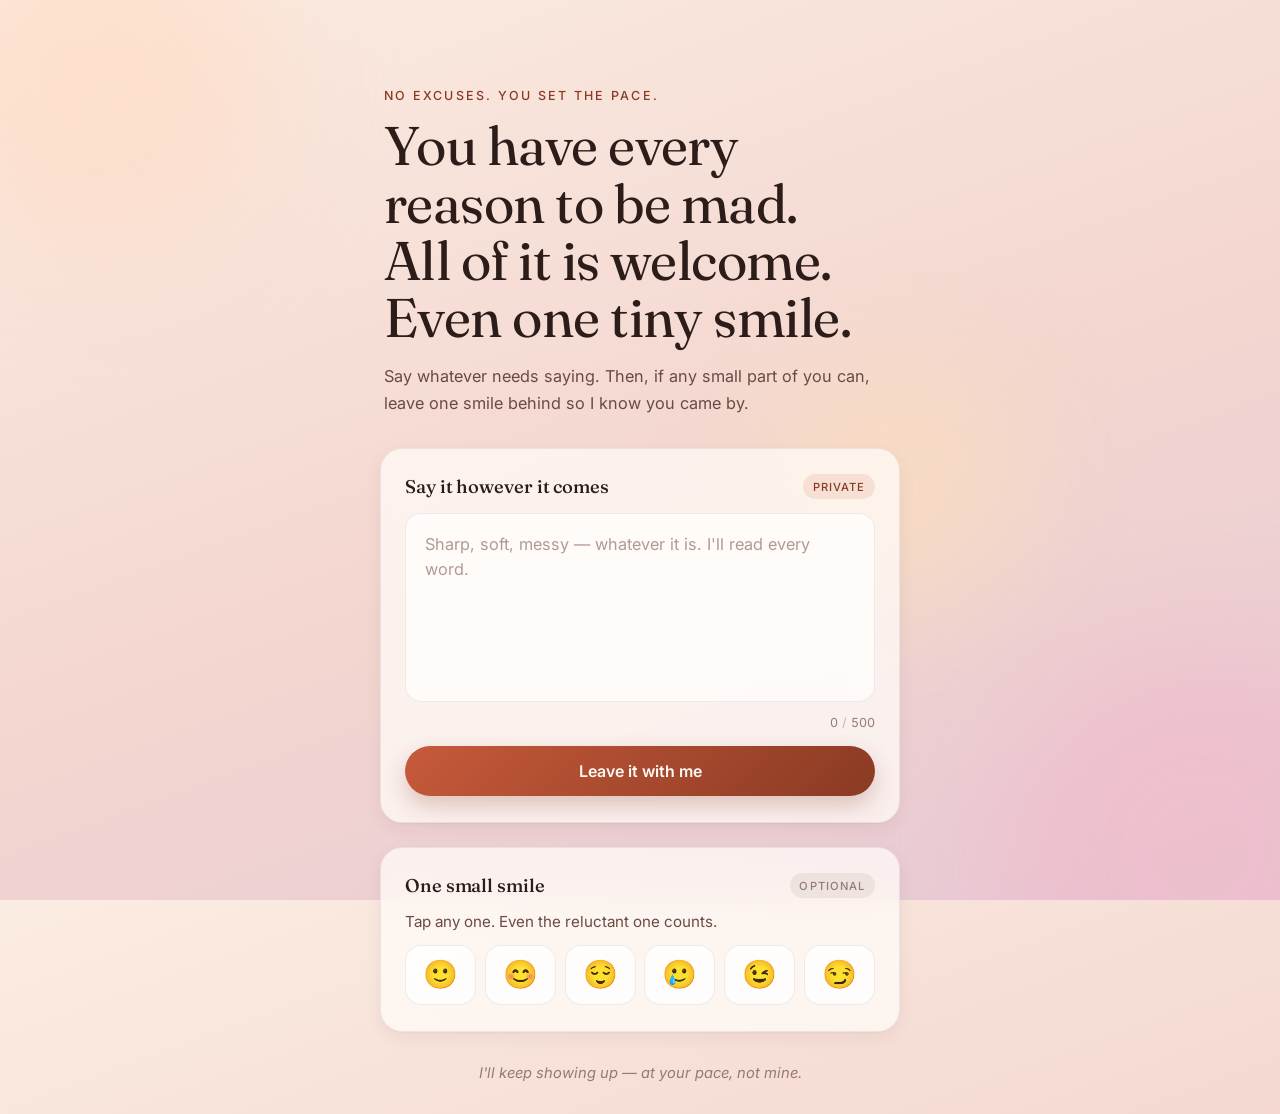
<file: imsorry/index.html>
<!DOCTYPE html>
<html lang="en">
  <head>
    <meta charset="UTF-8" />
    <meta
      name="viewport"
      content="width=device-width, initial-scale=1.0, viewport-fit=cover"
    />
    <meta name="theme-color" content="#f6e7df" />
    <title>For You</title>
    <link rel="preconnect" href="https://fonts.googleapis.com" />
    <link rel="preconnect" href="https://fonts.gstatic.com" crossorigin />
    <link
      href="https://fonts.googleapis.com/css2?family=Fraunces:opsz,wght@9..144,400;9..144,500;9..144,600&family=Inter:wght@400;500;600&display=swap"
      rel="stylesheet"
    />
    <link rel="stylesheet" href="style.css" />
  </head>
  <body>
    <div class="aurora" aria-hidden="true">
      <span class="blob blob-a"></span>
      <span class="blob blob-b"></span>
      <span class="blob blob-c"></span>
    </div>

    <main class="page">
      <header class="intro">
        <p class="kicker">no excuses. you set the pace.</p>
        <h1>
          You have every reason to be mad.<br />
          All of it is welcome.<br />
          Even one tiny smile.
        </h1>
        <p class="lead">
          Say whatever needs saying. Then, if any small part of you can,
          leave one smile behind so I know you came by.
        </p>
      </header>

      <section class="card" aria-labelledby="vent-title">
        <div class="card-head">
          <h2 id="vent-title">Say it however it comes</h2>
          <span class="chip">private</span>
        </div>

        <label class="sr-only" for="vent-message">Your words</label>
        <textarea
          id="vent-message"
          rows="6"
          placeholder="Sharp, soft, messy &mdash; whatever it is. I'll read every word."
          maxlength="500"
          autocomplete="off"
          autocapitalize="sentences"
          spellcheck="true"
        ></textarea>

        <div class="meter">
          <span id="char-count">0</span>
          <span class="meter-sep">/</span>
          <span>500</span>
        </div>

        <button id="save-vent" class="primary" type="button">
          <span class="primary-label">Leave it with me</span>
        </button>
      </section>

      <section class="card emoji-card" aria-labelledby="smile-title">
        <div class="card-head">
          <h2 id="smile-title">One small smile</h2>
          <span id="smile-status" class="chip soft">optional</span>
        </div>
        <p class="hint">Tap any one. Even the reluctant one counts.</p>

        <div id="emoji-picker" class="emoji-grid" role="group" aria-label="Pick a smile">
          <button class="emoji" type="button" data-emoji="🙂" aria-pressed="false">🙂</button>
          <button class="emoji" type="button" data-emoji="😊" aria-pressed="false">😊</button>
          <button class="emoji" type="button" data-emoji="😌" aria-pressed="false">😌</button>
          <button class="emoji" type="button" data-emoji="🥲" aria-pressed="false">🥲</button>
          <button class="emoji" type="button" data-emoji="😉" aria-pressed="false">😉</button>
          <button class="emoji" type="button" data-emoji="😏" aria-pressed="false">😏</button>
        </div>
      </section>

      <footer class="sign-off">
        <p>I'll keep showing up &mdash; at your pace, not mine.</p>
      </footer>
    </main>

    <div id="toast" class="toast" role="status" aria-live="polite" hidden></div>

    <script type="module" src="script.js"></script>
  </body>
</html>
</file>
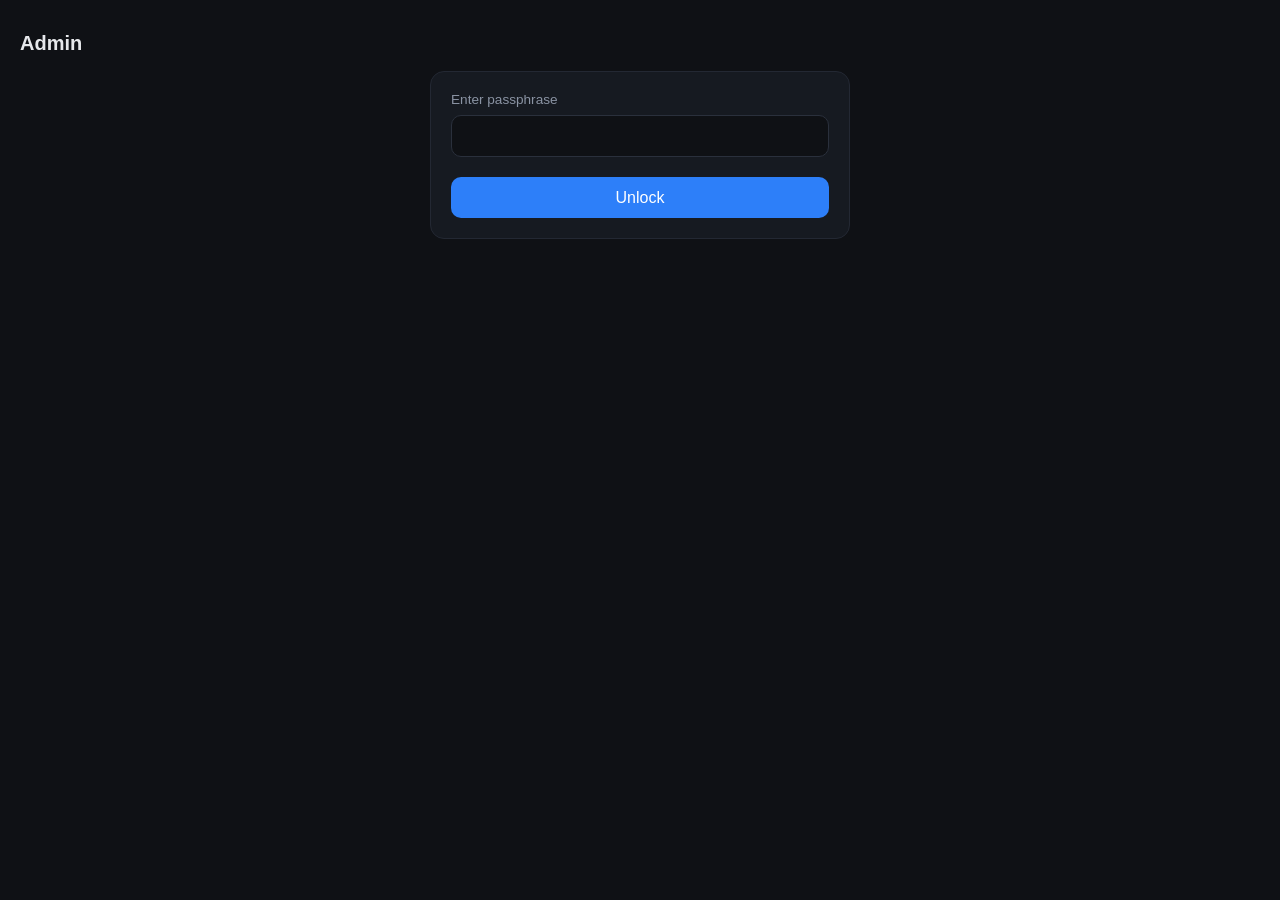
<file: imsorry/admin.html>
<!DOCTYPE html>
<html lang="en">
  <head>
    <meta charset="UTF-8" />
    <meta name="viewport" content="width=device-width, initial-scale=1.0" />
    <meta name="robots" content="noindex, nofollow" />
    <title>Admin</title>
    <style>
      * { box-sizing: border-box; }
      body {
        margin: 0;
        min-height: 100vh;
        font-family: -apple-system, BlinkMacSystemFont, "Segoe UI", sans-serif;
        background: #0f1115;
        color: #e6e8eb;
        padding: 2rem 1.25rem;
      }
      h1 { font-size: 1.25rem; margin: 0 0 1rem; }
      .gate, .panel {
        max-width: 960px;
        margin: 0 auto;
        background: #161a21;
        border: 1px solid #232833;
        border-radius: 14px;
        padding: 1.25rem;
      }
      .gate { max-width: 420px; }
      input, button {
        font: inherit;
        border-radius: 10px;
        border: 1px solid #2a303c;
        padding: 0.7rem 0.9rem;
      }
      input {
        background: #0f1115;
        color: inherit;
        width: 100%;
      }
      button {
        background: #2d7ff9;
        color: white;
        border: 0;
        cursor: pointer;
        margin-top: 0.75rem;
        width: 100%;
      }
      .row { display: grid; gap: 0.5rem; }
      .error { color: #ff8181; margin-top: 0.6rem; font-size: 0.9rem; }
      .muted { color: #8a93a3; font-size: 0.85rem; }
      table {
        width: 100%;
        border-collapse: collapse;
        margin-top: 1rem;
        font-size: 0.9rem;
      }
      th, td {
        text-align: left;
        padding: 0.55rem 0.6rem;
        border-bottom: 1px solid #232833;
        vertical-align: top;
      }
      th { color: #8a93a3; font-weight: 600; font-size: 0.8rem; text-transform: uppercase; letter-spacing: 0.03em; }
      .meta { display: flex; justify-content: space-between; align-items: center; gap: 1rem; margin-bottom: 1rem; }
      .pill {
        display: inline-block;
        padding: 0.2rem 0.55rem;
        border-radius: 999px;
        background: #1d2330;
        color: #a8b1c1;
        font-size: 0.75rem;
      }
      @media (max-width: 640px) {
        table, thead, tbody, tr, th, td { display: block; }
        thead { display: none; }
        tr { border-bottom: 1px solid #232833; padding: 0.6rem 0; }
        td { border: 0; padding: 0.2rem 0; }
        td::before { content: attr(data-label) ": "; color: #8a93a3; font-size: 0.78rem; }
      }
    </style>
  </head>
  <body>
    <h1>Admin</h1>

    <section id="gate" class="gate">
      <div class="row">
        <label for="pass" class="muted">Enter passphrase</label>
        <input id="pass" type="password" autocomplete="off" />
        <button id="unlock" type="button">Unlock</button>
        <p id="gate-error" class="error" hidden></p>
      </div>
    </section>

    <section id="panel" class="panel" hidden>
      <div class="meta">
        <span class="pill" id="count">0 events</span>
        <button id="refresh" type="button" style="width:auto;background:#1d2330;color:#e6e8eb;">Refresh</button>
      </div>
      <table>
        <thead>
          <tr>
            <th>Time</th>
            <th>Event</th>
            <th>Detail</th>
            <th>Location</th>
            <th>Visitor</th>
          </tr>
        </thead>
        <tbody id="rows"></tbody>
      </table>
    </section>

    <script type="module">
      import { createClient } from "https://esm.sh/@supabase/supabase-js@2";
      import { supabaseConfig } from "./supabase-config.js";

      const supabase = supabaseConfig.url && supabaseConfig.anonKey
        ? createClient(supabaseConfig.url, supabaseConfig.anonKey)
        : null;

      const gate = document.getElementById("gate");
      const panel = document.getElementById("panel");
      const passInput = document.getElementById("pass");
      const unlockBtn = document.getElementById("unlock");
      const refreshBtn = document.getElementById("refresh");
      const gateError = document.getElementById("gate-error");
      const rows = document.getElementById("rows");
      const count = document.getElementById("count");

      let currentPass = sessionStorage.getItem("imsorry-admin-pass") || "";

      function showError(message) {
        gateError.textContent = message;
        gateError.hidden = false;
      }

      function formatTime(value) {
        return new Date(value).toLocaleString();
      }

      function formatLocation(row) {
        const parts = [row.city, row.region, row.country].filter(Boolean);
        return parts.length ? parts.join(", ") : "—";
      }

      async function loadEvents() {
        if (!supabase) {
          showError("Supabase is not configured.");
          return;
        }

        const { data, error } = await supabase.rpc("read_apology_interactions", {
          p_passphrase: currentPass,
          p_site_label: supabaseConfig.siteLabel || null,
          p_limit: 200,
        });

        if (error) {
          showError("Wrong passphrase or not allowed.");
          panel.hidden = true;
          gate.hidden = false;
          sessionStorage.removeItem("imsorry-admin-pass");
          return;
        }

        gate.hidden = true;
        panel.hidden = false;

        const list = data || [];
        count.textContent = `${list.length} event${list.length === 1 ? "" : "s"}`;

        rows.innerHTML = list.map((row) => `
          <tr>
            <td data-label="Time">${formatTime(row.created_at)}</td>
            <td data-label="Event">${row.event_name}</td>
            <td data-label="Detail">${row.event_detail ?? ""}</td>
            <td data-label="Location">${formatLocation(row)}</td>
            <td data-label="Visitor">${row.visitor_id.slice(0, 8)}…</td>
          </tr>
        `).join("");
      }

      unlockBtn.addEventListener("click", async () => {
        currentPass = passInput.value.trim();
        if (!currentPass) {
          showError("Enter a passphrase.");
          return;
        }
        sessionStorage.setItem("imsorry-admin-pass", currentPass);
        gateError.hidden = true;
        await loadEvents();
      });

      passInput.addEventListener("keydown", (event) => {
        if (event.key === "Enter") {
          unlockBtn.click();
        }
      });

      refreshBtn.addEventListener("click", loadEvents);

      if (currentPass) {
        loadEvents();
      }
    </script>
  </body>
</html>
</file>
<file: imsorry/style.css>
:root {
  color-scheme: light;
  --bg-1: #fbece2;
  --bg-2: #f3d6cf;
  --bg-3: #e6c9d6;
  --ink: #2c1d1a;
  --ink-soft: #6b4a44;
  --muted: #957a73;
  --line: rgba(60, 30, 25, 0.08);
  --card: rgba(255, 252, 249, 0.72);
  --card-strong: rgba(255, 252, 249, 0.92);
  --accent: #c75a3b;
  --accent-deep: #8a3a23;
  --accent-soft: rgba(199, 90, 59, 0.12);
  --shadow-sm: 0 1px 2px rgba(60, 30, 25, 0.04),
    0 6px 18px rgba(60, 30, 25, 0.06);
  --shadow-lg: 0 20px 50px rgba(80, 35, 25, 0.14);
  --radius-lg: 22px;
  --radius-md: 16px;
  --radius-sm: 12px;
}

* { box-sizing: border-box; }
html, body { height: 100%; }

body {
  margin: 0;
  font-family: "Inter", -apple-system, BlinkMacSystemFont, "Segoe UI", sans-serif;
  font-size: 16px;
  color: var(--ink);
  background: linear-gradient(160deg, var(--bg-1) 0%, var(--bg-2) 55%, var(--bg-3) 100%);
  -webkit-font-smoothing: antialiased;
  -webkit-tap-highlight-color: transparent;
  overflow-x: hidden;
}

.aurora {
  position: fixed;
  inset: 0;
  z-index: 0;
  pointer-events: none;
  overflow: hidden;
}
.blob {
  position: absolute;
  border-radius: 999px;
  filter: blur(60px);
  opacity: 0.55;
  will-change: transform;
}
.blob-a {
  width: 22rem; height: 22rem;
  top: -6rem; left: -5rem;
  background: #ffd9c0;
  animation: drift 18s ease-in-out infinite alternate;
}
.blob-b {
  width: 26rem; height: 26rem;
  bottom: -10rem; right: -8rem;
  background: #f1b6c7;
  animation: drift 22s ease-in-out infinite alternate-reverse;
}
.blob-c {
  width: 16rem; height: 16rem;
  top: 40%; right: 20%;
  background: #ffe5b4;
  opacity: 0.4;
  animation: drift 26s ease-in-out infinite alternate;
}
@keyframes drift {
  from { transform: translate3d(0,0,0) scale(1); }
  to   { transform: translate3d(2rem, 1.5rem, 0) scale(1.08); }
}

.page {
  position: relative;
  z-index: 1;
  max-width: 560px;
  margin: 0 auto;
  padding: max(1.25rem, env(safe-area-inset-top)) 1.25rem
           max(2rem, env(safe-area-inset-bottom)) 1.25rem;
  display: grid;
  gap: 1.25rem;
}

.intro {
  padding: 2.25rem 0.25rem 0.5rem;
  text-align: left;
  animation: fade-up 700ms ease both;
}
.kicker {
  margin: 0 0 0.9rem;
  font-size: 0.78rem;
  letter-spacing: 0.18em;
  text-transform: uppercase;
  color: var(--accent-deep);
  font-weight: 500;
}
h1 {
  margin: 0;
  font-family: "Fraunces", "Times New Roman", serif;
  font-weight: 400;
  font-size: clamp(2.4rem, 9vw, 3.4rem);
  line-height: 1.05;
  letter-spacing: -0.01em;
  color: var(--ink);
}
.lead {
  margin: 1.1rem 0 0;
  color: var(--ink-soft);
  font-size: 1.02rem;
  line-height: 1.6;
  max-width: 32rem;
}

.card {
  position: relative;
  padding: 1.25rem 1.1rem 1.1rem;
  border-radius: var(--radius-lg);
  border: 1px solid var(--line);
  background: var(--card);
  backdrop-filter: blur(20px);
  -webkit-backdrop-filter: blur(20px);
  box-shadow: var(--shadow-sm);
  animation: fade-up 700ms ease both;
  animation-delay: 80ms;
}
.emoji-card { animation-delay: 160ms; }

.card-head {
  display: flex;
  align-items: center;
  justify-content: space-between;
  gap: 0.75rem;
  margin-bottom: 0.85rem;
}
h2 {
  margin: 0;
  font-family: "Fraunces", serif;
  font-weight: 500;
  font-size: 1.15rem;
  letter-spacing: -0.005em;
  color: var(--ink);
}

.chip {
  font-size: 0.7rem;
  font-weight: 500;
  letter-spacing: 0.1em;
  text-transform: uppercase;
  padding: 0.35rem 0.6rem;
  border-radius: 999px;
  background: var(--accent-soft);
  color: var(--accent-deep);
}
.chip.soft {
  background: rgba(149, 122, 115, 0.12);
  color: var(--muted);
}
.chip.is-on {
  background: rgba(80, 145, 95, 0.14);
  color: #2f6b3d;
}

textarea {
  width: 100%;
  resize: none;
  min-height: 9.5rem;
  padding: 1rem 1.05rem;
  font: inherit;
  font-size: 1.02rem;
  line-height: 1.55;
  color: var(--ink);
  background: rgba(255, 255, 255, 0.7);
  border: 1px solid var(--line);
  border-radius: var(--radius-md);
  outline: none;
  transition: border-color 180ms ease, box-shadow 180ms ease, background 180ms ease;
}
textarea::placeholder { color: #b29a93; }
textarea:focus {
  border-color: rgba(199, 90, 59, 0.55);
  background: rgba(255, 255, 255, 0.92);
  box-shadow: 0 0 0 4px rgba(199, 90, 59, 0.1);
}

.meter {
  display: flex;
  justify-content: flex-end;
  align-items: baseline;
  gap: 0.25rem;
  margin-top: 0.55rem;
  color: var(--muted);
  font-size: 0.78rem;
  font-variant-numeric: tabular-nums;
}
.meter-sep { opacity: 0.5; }

.primary {
  margin-top: 1rem;
  width: 100%;
  min-height: 3rem;
  border: 0;
  border-radius: 999px;
  padding: 0.95rem 1.1rem;
  font: inherit;
  font-weight: 600;
  font-size: 1rem;
  color: #fff8f3;
  background: linear-gradient(135deg, var(--accent), var(--accent-deep));
  box-shadow: 0 10px 22px rgba(138, 58, 35, 0.25);
  cursor: pointer;
  transition: transform 140ms ease, box-shadow 140ms ease, filter 140ms ease;
}
.primary:hover { transform: translateY(-1px); }
.primary:active { transform: translateY(0); filter: brightness(0.97); }
.primary:disabled,
.primary.is-done {
  background: rgba(80, 145, 95, 0.9);
  box-shadow: none;
  cursor: default;
  transform: none;
}

.hint {
  margin: 0 0 0.85rem;
  color: var(--ink-soft);
  font-size: 0.95rem;
}
.emoji-grid {
  display: grid;
  grid-template-columns: repeat(6, 1fr);
  gap: 0.55rem;
}
.emoji {
  appearance: none;
  border: 1px solid var(--line);
  background: rgba(255, 255, 255, 0.75);
  border-radius: var(--radius-md);
  min-height: 3.4rem;
  font-size: 1.6rem;
  line-height: 1;
  cursor: pointer;
  transition: transform 140ms ease, border-color 140ms ease,
    background 140ms ease, box-shadow 140ms ease;
}
.emoji:hover { transform: translateY(-2px); }
.emoji:active { transform: translateY(0) scale(0.96); }
.emoji.is-selected {
  border-color: rgba(199, 90, 59, 0.75);
  background: rgba(255, 230, 218, 0.95);
  box-shadow: 0 6px 16px rgba(199, 90, 59, 0.18);
}

.sign-off {
  margin: 0.5rem 0 0;
  text-align: center;
  color: var(--muted);
  font-size: 0.92rem;
  font-style: italic;
  animation: fade-up 700ms ease both;
  animation-delay: 240ms;
}
.sign-off p { margin: 0; }

.toast {
  position: fixed;
  left: 50%;
  bottom: max(1.25rem, env(safe-area-inset-bottom));
  transform: translateX(-50%) translateY(1.5rem);
  background: rgba(44, 29, 26, 0.92);
  color: #fff8f3;
  padding: 0.7rem 1.05rem;
  border-radius: 999px;
  font-size: 0.9rem;
  box-shadow: var(--shadow-lg);
  opacity: 0;
  transition: opacity 220ms ease, transform 220ms ease;
  z-index: 10;
  pointer-events: none;
}
.toast.is-visible {
  opacity: 1;
  transform: translateX(-50%) translateY(0);
}

.sr-only {
  position: absolute;
  width: 1px; height: 1px;
  padding: 0; margin: -1px;
  overflow: hidden; clip: rect(0,0,0,0);
  white-space: nowrap; border: 0;
}

@keyframes fade-up {
  from { opacity: 0; transform: translateY(10px); }
  to   { opacity: 1; transform: translateY(0); }
}

@media (prefers-reduced-motion: reduce) {
  .blob, .intro, .card, .sign-off { animation: none !important; }
}

@media (max-width: 380px) {
  .page { padding-left: 1rem; padding-right: 1rem; }
  .card { padding: 1.05rem 0.95rem; }
  .emoji { min-height: 3rem; font-size: 1.45rem; }
  .emoji-grid { gap: 0.45rem; }
}

@media (min-width: 720px) {
  .page { padding-top: 3rem; gap: 1.5rem; }
  .intro { padding-top: 2.5rem; }
  .card { padding: 1.6rem 1.5rem; }
  textarea { min-height: 11rem; padding: 1.1rem 1.2rem; }
  .emoji { min-height: 3.8rem; font-size: 1.75rem; }
}
</file>
